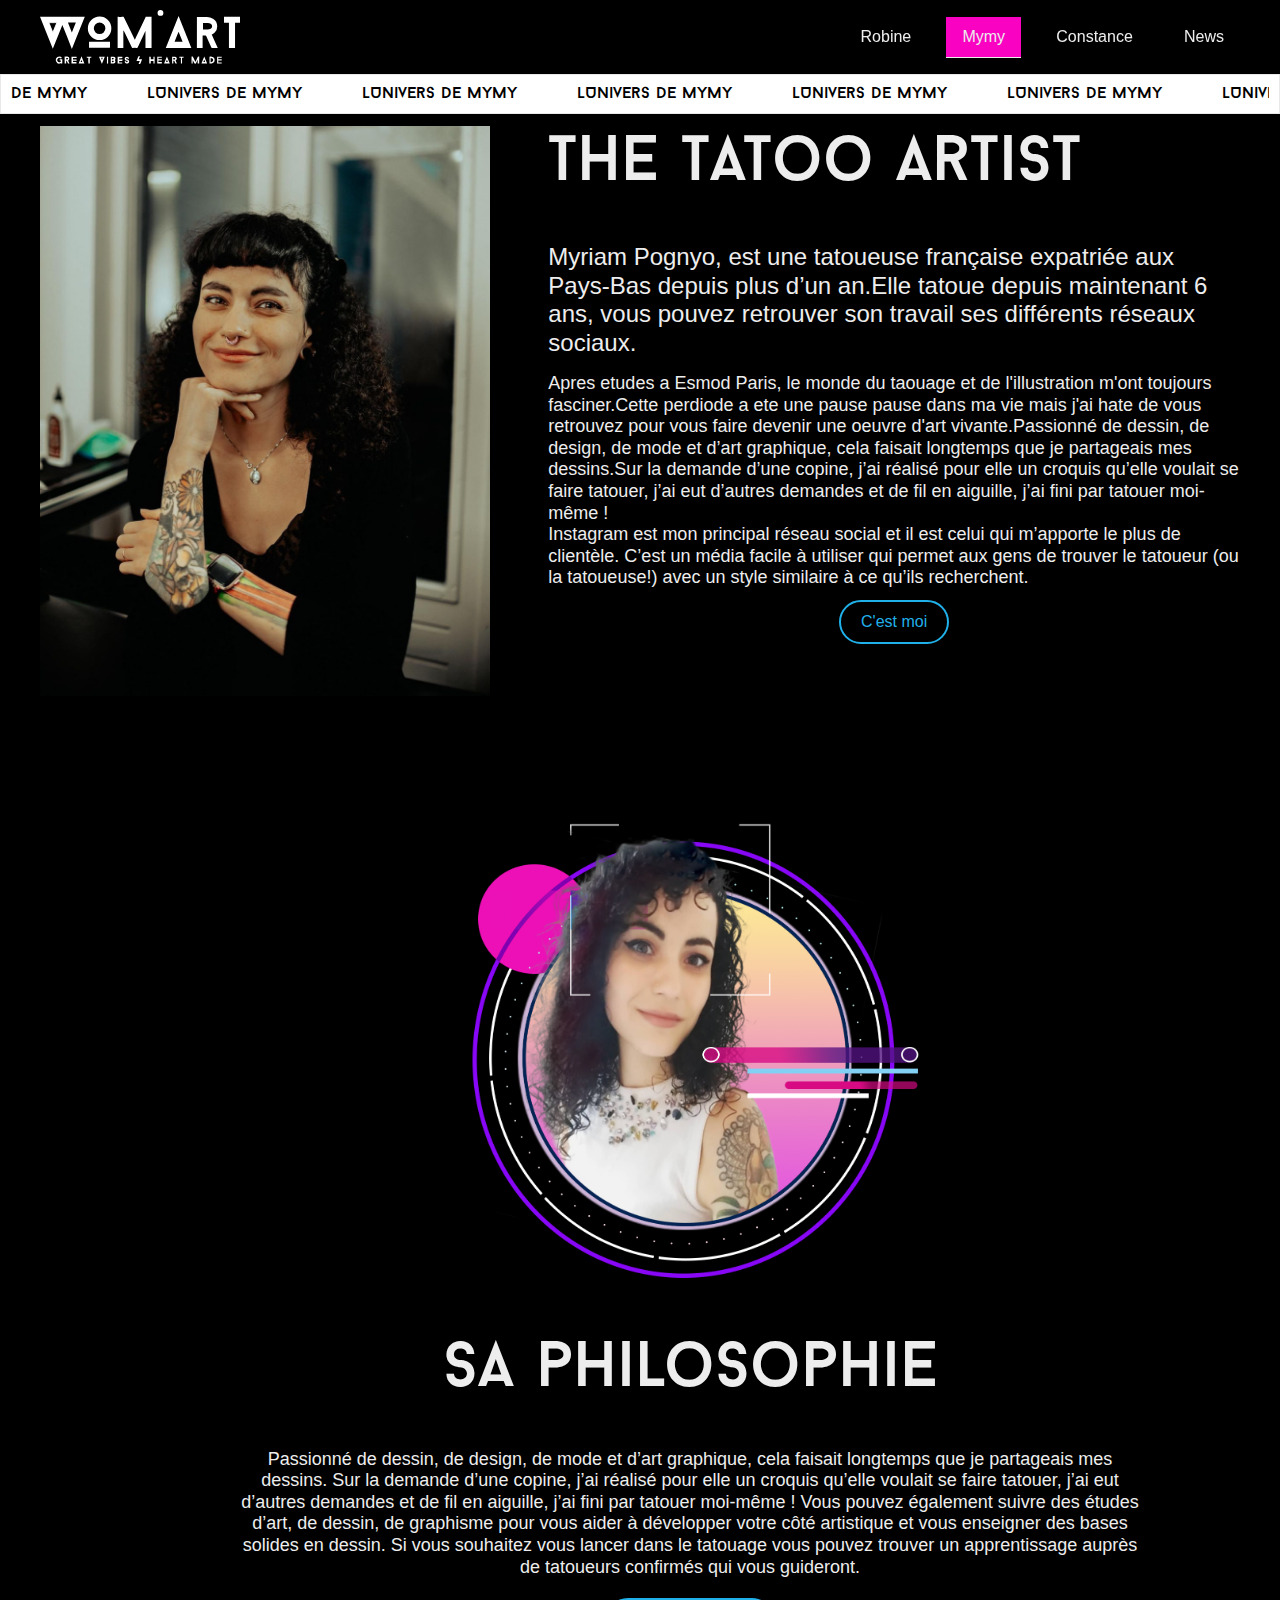
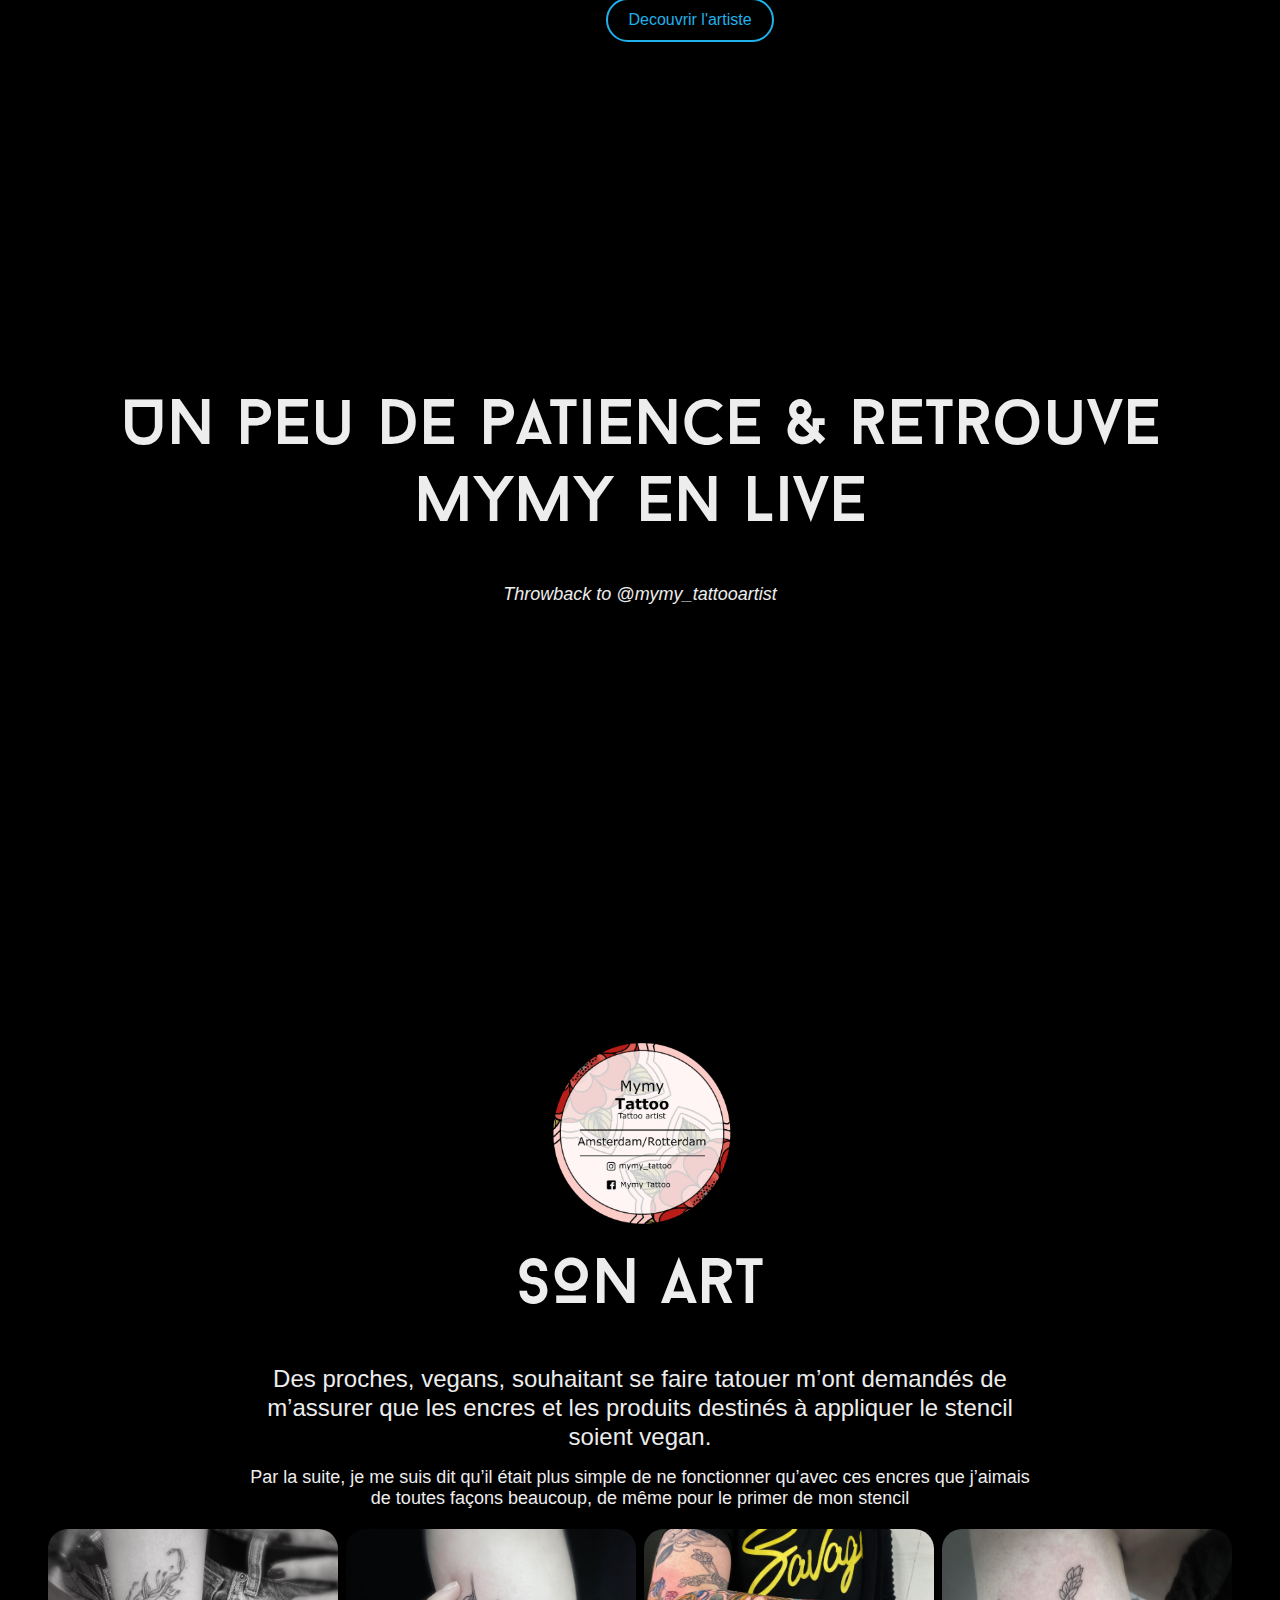
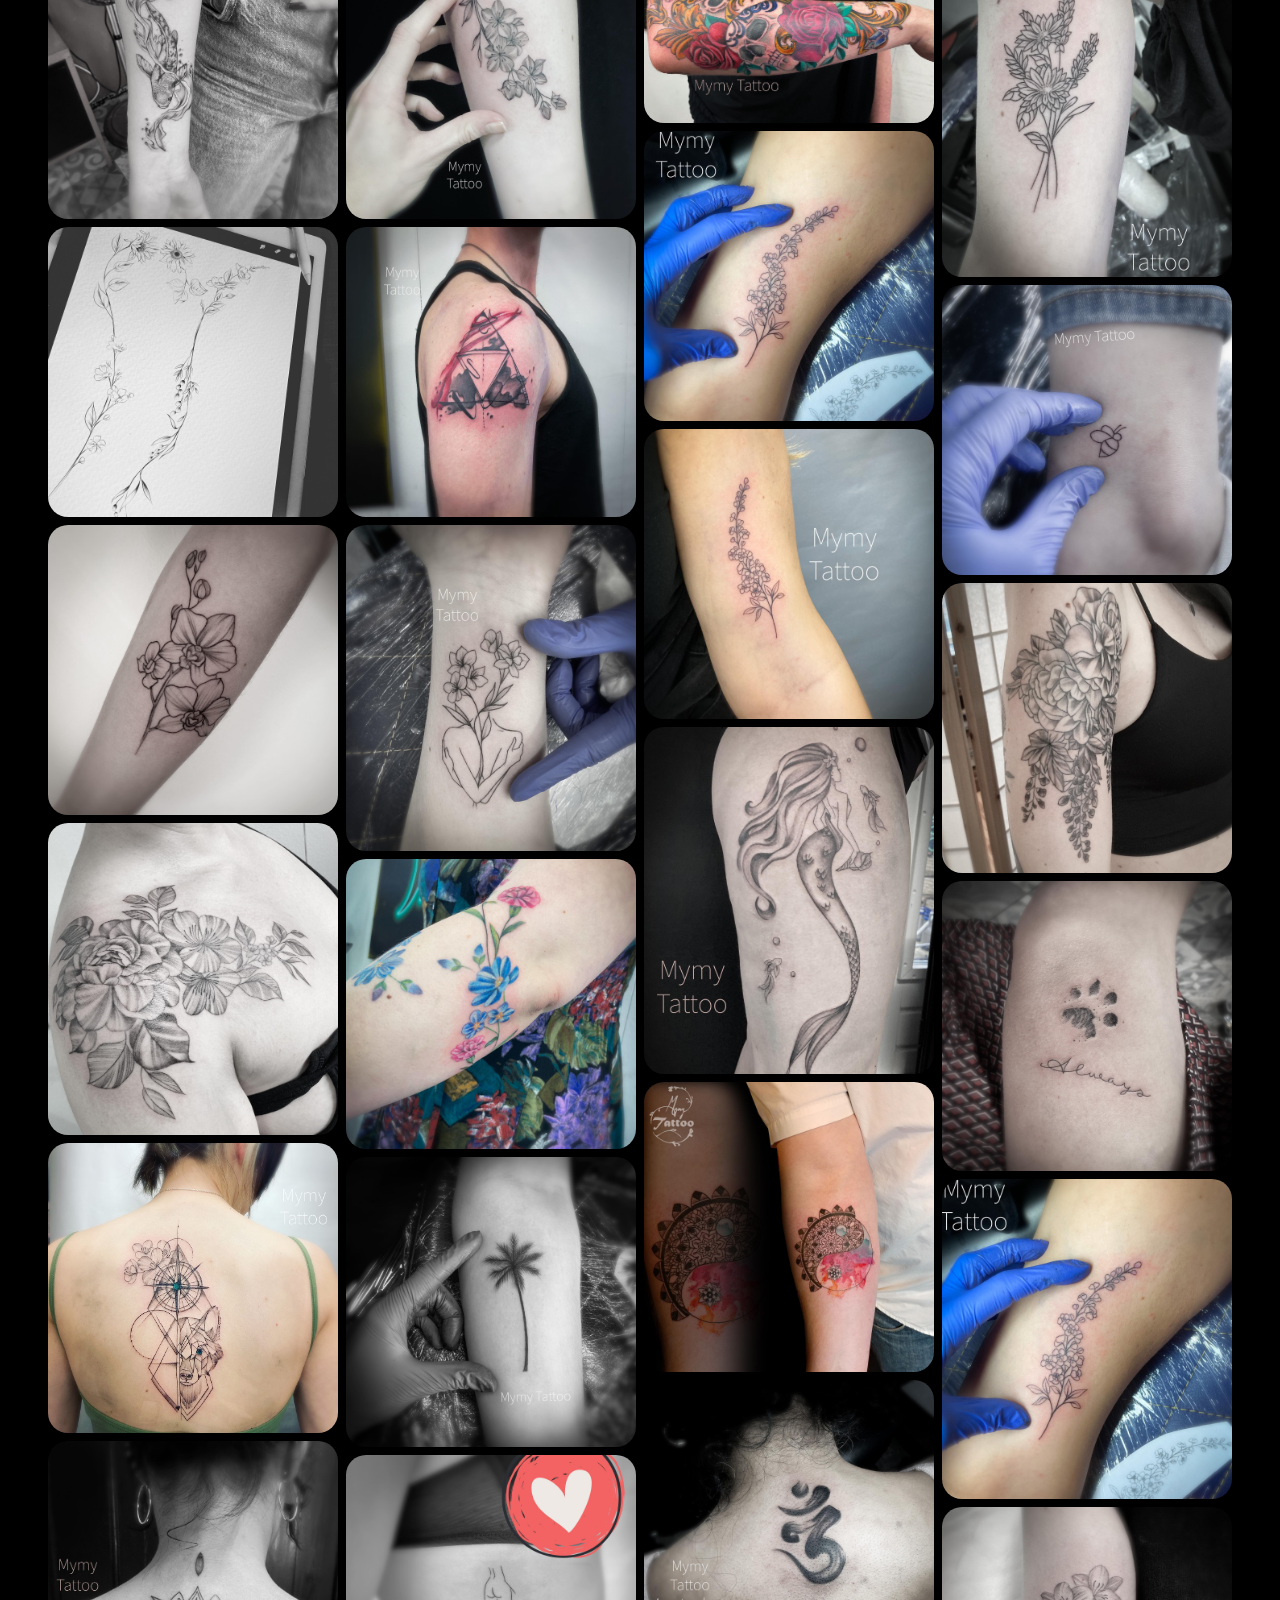
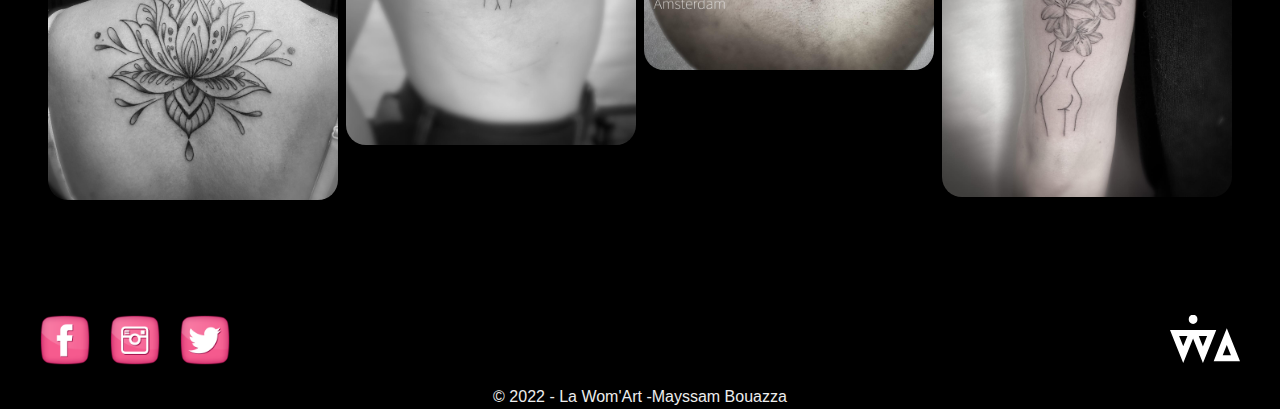
<file: inc/mymy.html>
<!doctype html>
<html>
<head>
<meta charset="UTF-8">
	
	<meta name="viewport" content="width=device-width, initial-scale=1.0">
	
	<title>Womart</title>
	
	<meta name="description" content="le site de la wom'art">	

	<link rel="stylesheet" href="https://pro.fontawesome.com/releases/v5.10.0/css/all.css" integrity="sha384-AYmEC3Yw5cVb3ZcuHtOA93w35dYTsvhLPVnYs9eStHfGJvOvKxVfELGroGkvsg+p" crossorigin="anonymous"/>
	<link rel="preconnect" href="https://fonts.gstatic.com">
	<link href="https://fonts.googleapis.com/css2?family=Lato:wght@400;700&family=Oswald:wght@700&display=swap" rel="stylesheet">
	
	<link rel="shortcut icon" href="img/Asset-5.svg">
    <link rel="stylesheet" href="css/normalize.css">
	<link rel="stylesheet" href="css/style.css">
	

	
</head>

<body onLoad="startScroll()" onUnLoad="stopScroll()">
	<div class="header">
		<div class="wrap">
			<div class="grid">
				<header class="logo col-d-3">
					<a href="index.html" title="Retour à la page d'accueil">
						<img src="img/Asset-4.svg" alt="WomArt" width="200" height="">
					</a>
					
				 </header> 	
				
				<nav class="menu col-d-9">
					<a  href="Robine2.html" title="Go to robine">Robine</a>
					<a class="current" href="mymy.html" title="Go to mymy">Mymy</a>
					<a href="constance.html" title="Go to constance">Constance</a>
					<a href="news.html" title="Go to news">News</a>
				</nav> 
			</div> 
		</div>



<form name="formScroll" >
<p><input type="text" name="textScroll" style="font-family:  Baron Neue" size="60"></p>
</form>
	
	
<main>	


	
	<article id="about" class="wrap  mbl ">
		<div class="grid">
			<div class="offset-t-1 col-t-10 offset-d-0 col-d-5 ">
				<img src="img/mymy-portrait.jpeg" alt="#" width="450"> 
			</div>
			<div class="col-d-7 ">
				<h2 class="txt-light ">The Tatoo Artist</h2>
				<p class="h3-like txt-light">Myriam Pognyo, est une tatoueuse française expatriée aux Pays-Bas depuis plus d’un an.Elle  tatoue depuis maintenant 6 ans, vous pouvez retrouver son travail ses  différents réseaux sociaux.
				</p>  
				<p class="h5-like txt-light ">Apres etudes a Esmod Paris, le monde du taouage et de l'illustration m'ont toujours fasciner.Cette perdiode a ete une pause pause dans ma vie mais j'ai hate de vous retrouvez pour vous faire devenir une oeuvre d'art vivante.Passionné de dessin, de design, de mode et d’art graphique, cela faisait longtemps que je partageais mes dessins.Sur la demande d’une copine, j’ai réalisé pour elle un croquis qu’elle voulait se faire tatouer, j’ai eut d’autres demandes et de fil en aiguille, j’ai fini par tatouer moi-même !<br>
				Instagram est mon principal réseau social et il est celui qui m’apporte le plus de clientèle. C’est un média facile à utiliser qui permet aux gens de trouver le tatoueur (ou la tatoueuse!) avec un style similaire à ce qu’ils recherchent.</p>
				
			  	<div class="txt-center">
					<a class="btn " href="index.html">C'est moi</a> 
				</div> 
			</div>
		</div>
	</article>
	
	<article class="wrap">
		
			
		<div class="offset-d-2 col-d-9 txt-center mbs ">
				<div class="mbs">
					<img src="img/gabarie-banner-round-mymy.-2png" alt="#" width="500" height="500"> 
				</div>
				<h2 class="txt-light">Sa philosophie</h2>
				<p class="h5-like txt-light mbs"> Passionné de dessin, de design, de mode et d’art graphique, cela faisait longtemps que je partageais mes dessins. Sur la demande d’une copine, j’ai réalisé pour elle un croquis qu’elle voulait se faire tatouer, j’ai eut d’autres demandes et de fil en aiguille, j’ai fini par tatouer moi-même !
				Vous pouvez également suivre des études d’art, de dessin, de graphisme pour vous aider à développer votre côté artistique et vous enseigner des bases solides en dessin. 
				Si vous souhaitez vous lancer dans le tatouage vous pouvez trouver un apprentissage auprès de tatoueurs confirmés qui vous guideront.</p>
				
				<a class="btn mbs" href="#">Decouvrir l'artiste</a>
		</div>
	
	</article>
	
 	<article class="bannermymy bg-dark txt-center">
		<div class="overlay">
			<div class="wrap ">
				<h2 class="txt-light">Un peu de patience & retrouve Mymy en Live</h2>
				<p class="txt-light txt-ital h5-like">Throwback to @mymy_tattooartist</p>
				
			 </div>
			</div>
	</article>
	
	
		<article class="wrap bg-dark">
		
			
		<div class="offset-d-2 col-d-8 txt-center ">
				<div class="mbs">
					<img src="img/logo-mymy.png" alt="#" width="200"> 
				</div>
				<h2 class="txt-light">SON art</h2>
			<p class="h3-like txt-light">Des proches, vegans, souhaitant se faire tatouer m’ont demandés de m’assurer que les encres et les produits destinés à appliquer le stencil soient vegan.</p>
				<p class="h5-like txt-light">Par la suite, je me suis dit qu’il était plus simple de ne fonctionner qu’avec ces encres que j’aimais de toutes façons beaucoup, de même pour le primer de mon stencil</p>
		</div>
				
<div class="row"> 
  <div class="column">
    <img src="img/slider-mymy-1.jpg">
    <img src="img/slider-mymy-2.jpg">
    <img src=" img/slider-mymy-3.jpg">
    <img src="img/slider-mymy-4.jpeg">
    <img src="img/slider-mymy-5.jpeg">
    <img src="img/slider-mymy-6.jpeg">
    
  </div>
  <div class="column">
    <img src="img/slider-mymy-8.jpg">
    <img src="img/slider-mymy-9.jpg">
    <img src="img/slider-mymy-10.jpg">
    <img src="img/slider-mymy-11.jpg">
    <img src="img/slider-mymy-12.jpg">
    <img src="img/slider-mymy-13.jpg">
  </div> 
  <div class="column">
    <img src="img/slider-mymy-14.jpg">
    <img src="img/slider-mymy-15.jpg">
    <img src="img/slider-mymy-16.jpg">
    <img src="img/slider-mymy-17.jpg">
    <img src="img/slider-mymy-18.jpg">
    <img src="img/slider-mymy-19.jpg">
    
  </div>
  <div class="column">
    <img src="img/slider-mymy-21.jpg">
    <img src="img/slider-mymy-22.jpg">
    <img src="img/slider-mymy-23.jpg">
    <img src="img/slider-mymy-24.jpg">
    <img src="img/slider-mymy-25.jpg">
    <img src="img/slider-mymy-26.jpg">
  </div>
</div>

	
	</article>	
					
</main>
	<footer >
	
	<div class="wrap">
		<div class="grid">
			<div class="col-t-6">
				<div class="flex rs">
					<a href="index.html">
						<img  src="img/social-picto/Active/Facebook.png" alt="Logo" width="50"  >
					</a>
						  
			        <a href="index.html">
						<img  src="img/social-picto/Active/Instagram.png" alt="Logo"  width="50" >
					</a>
					<a href="index.html">
						<img  src="img/social-picto/Active/Twitter.png" alt="Logo"  width="50" >
					</a>
				</div>
			</div>
			<div class="col-t-6 logo-footer">
				<a href="../Mayssam Bouazza/womart/index.html">
					<img  src="img/Asset-5.svg" alt="Logo" width="70" >
				</a>
			</div>
		</div>
		<p class="txt-center txt-light " >&copy; 2022 - La Wom'Art -Mayssam Bouazza </p>
	</div>	
		
	

</footer>	
		
			<i class="totop fas fa-chevron-circle-up fa-2x"></i> 
	<!-- pour faire le retour haut de page -->

	<i class="btn-menu far fa-bars fa-2x"></i> 
	<!-- https://fontawesome.com/how-to-use/on-the-web/styling/sizing-icons -->
	<script src="https://ajax.googleapis.com/ajax/libs/jquery/3.6.0/jquery.min.js"></script> <!-- lien du cdn https://developers.google.com/speed/libraries#jquery -->

<script src="js/app.js"></script> <!-- lien pour notre dossier il faut créer un dossier js et un fichier app.js -->
		<script LANGUAGE="JavaScript">
<!--
var texte = 'LUnivers DE MYMY';
var msg = '';
//espace entre chaque répétition du texte
var blanc = '          ';
//nombre de répétition du texte, doit être >= 1
var nbTexte = 6;

for(i=0;i<nbTexte;i++)
  msg += texte + blanc;

var timerID = null;
var delaiScroll = 100;

function startScroll() {
  document.formScroll.textScroll.value = msg;
  window.status = msg;
  msg = msg.substring(1, msg.length) + msg.substring(0, 1)
  timerID = setTimeout("startScroll()", delaiScroll);
}

function stopScroll() {
  clearTimeout(timerID);
}
//-->
</script>
		
</body>
			
</html>
</file>
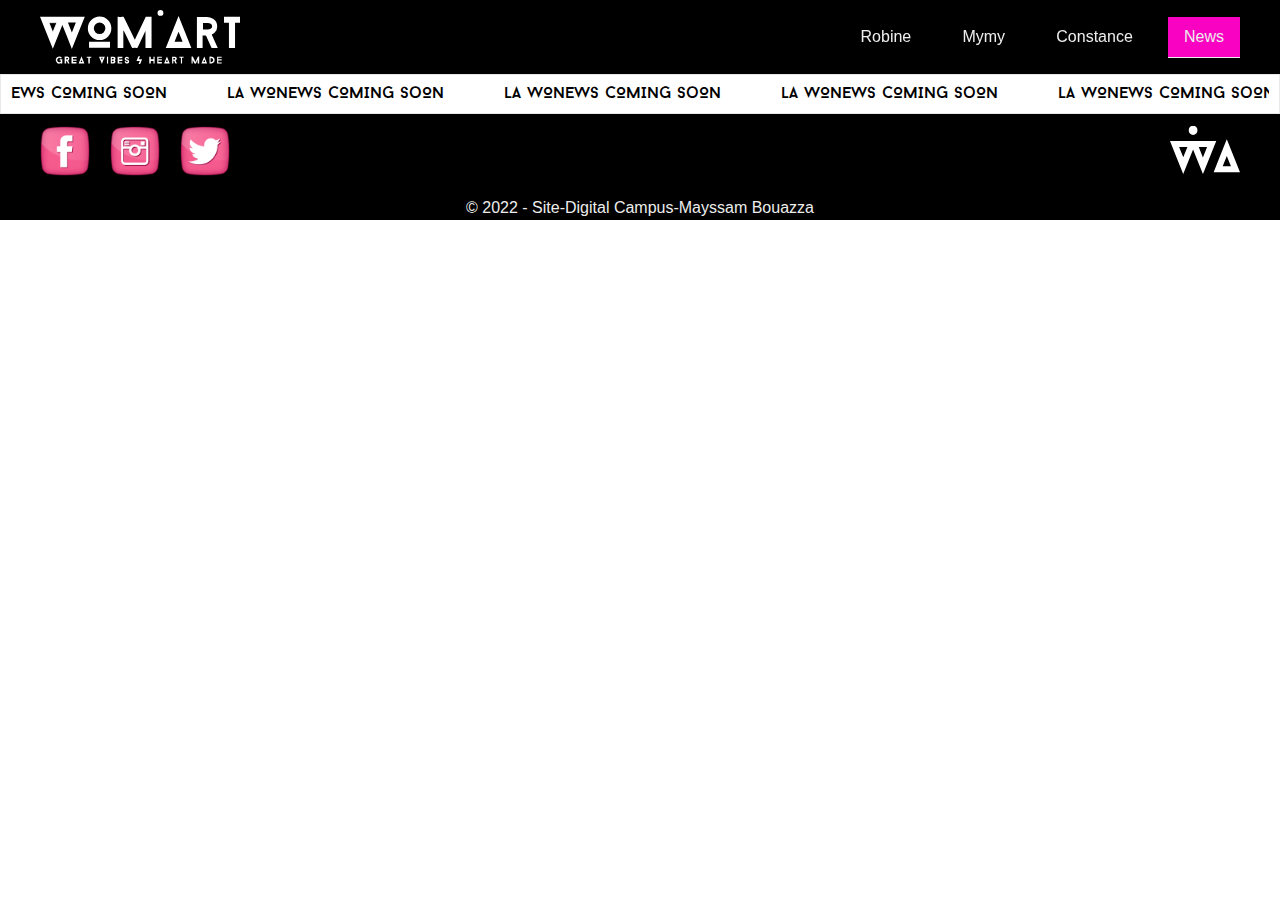
<file: inc/news.html>
<!doctype html>
<html>
<head>
<meta charset="UTF-8">
	
	<meta name="viewport" content="width=device-width, initial-scale=1.0">
	
	<title>Womart</title>
	
	<meta name="description" content="le site de la wom'art">	

	<link rel="stylesheet" href="https://pro.fontawesome.com/releases/v5.10.0/css/all.css" integrity="sha384-AYmEC3Yw5cVb3ZcuHtOA93w35dYTsvhLPVnYs9eStHfGJvOvKxVfELGroGkvsg+p" crossorigin="anonymous"/>
	<link rel="preconnect" href="https://fonts.gstatic.com">
	<link href="https://fonts.googleapis.com/css2?family=Lato:wght@400;700&family=Oswald:wght@700&display=swap" rel="stylesheet">
	
	<link rel="shortcut icon" href="img/Asset-5.svg">
    <link rel="stylesheet" href="css/normalize.css">
	<link rel="stylesheet" href="css/style.css">
	
</head>

<body onLoad="startScroll()" onUnLoad="stopScroll()">
	<div class="header">
		<div class="wrap">
			<div class="grid">
				<header class="logo col-d-3">
					<a href="index.html" title="Retour à la page d'accueil">
						<img src="img/Asset-4.svg" alt="WomArt" width="200" height="">
					</a>
					
				 </header> 	
				
				<nav class="menu col-d-9">
					<a  href="Robine2.html" title="Go to Robine">Robine</a>
					<a href="mymy.html" title="Go to Mymy">Mymy</a>
					<a href="constance.html" title="Go to constance">Constance</a>
					<a class="current" href="news.html" title="Go to news">News</a>
				</nav> 
			</div> 
		</div>


<form name="formScroll" >
<p><input type="text" name="textScroll" style="font-family:  Baron Neue" size="60"></p>
</form>
	
	
<main>	


	
		
					
</main>
	<footer >
	
	<div class="wrap">
		<div class="grid">
			<div class="col-t-6">
				<div class="flex rs">
					<a href="index.html">
						<img  src="img/social-picto/Active/Facebook.png" alt="Logo" width="50"  >
					</a>
						  
			        <a href="index.html">
						<img  src="img/social-picto/Active/Instagram.png" alt="Logo"  width="50" >
					</a>
					<a href="index.html">
						<img  src="img/social-picto/Active/Twitter.png" alt="Logo"  width="50" >
					</a>
				</div>
			</div>
			<div class="col-t-6 logo-footer">
				<a href="../Mayssam Bouazza/womart/index.html">
					<img  src="img/Asset-5.svg" alt="Logo" width="70" >
				</a>
			</div>
		</div>
		<p class="txt-center txt-light " >&copy; 2022 -  Site-Digital Campus-Mayssam Bouazza </p>
	</div>	
		
	

</footer>	
		
			
	<!-- pour faire le retour haut de page -->

	<i class="btn-menu far fa-bars fa-2x"></i> 
	<!-- https://fontawesome.com/how-to-use/on-the-web/styling/sizing-icons -->
	<script src="https://ajax.googleapis.com/ajax/libs/jquery/3.6.0/jquery.min.js"></script> <!-- lien du cdn https://developers.google.com/speed/libraries#jquery -->

<script src="js/app.js"></script> <!-- lien pour notre dossier il faut créer un dossier js et un fichier app.js -->
		<script LANGUAGE="JavaScript">
<!--
var texte = 'LA WONEWS COMING SoOn';
var msg = '';
//espace entre chaque répétition du texte
var blanc = '          ';
//nombre de répétition du texte, doit être >= 1
var nbTexte = 8;

for(i=0;i<nbTexte;i++)
  msg += texte + blanc;

var timerID = null;
var delaiScroll = 100;

function startScroll() {
  document.formScroll.textScroll.value = msg;
  window.status = msg;
  msg = msg.substring(1, msg.length) + msg.substring(0, 1)
  timerID = setTimeout("startScroll()", delaiScroll);
}

function stopScroll() {
  clearTimeout(timerID);
}
//-->
</script>
		
</body>
			
</html>
</file>
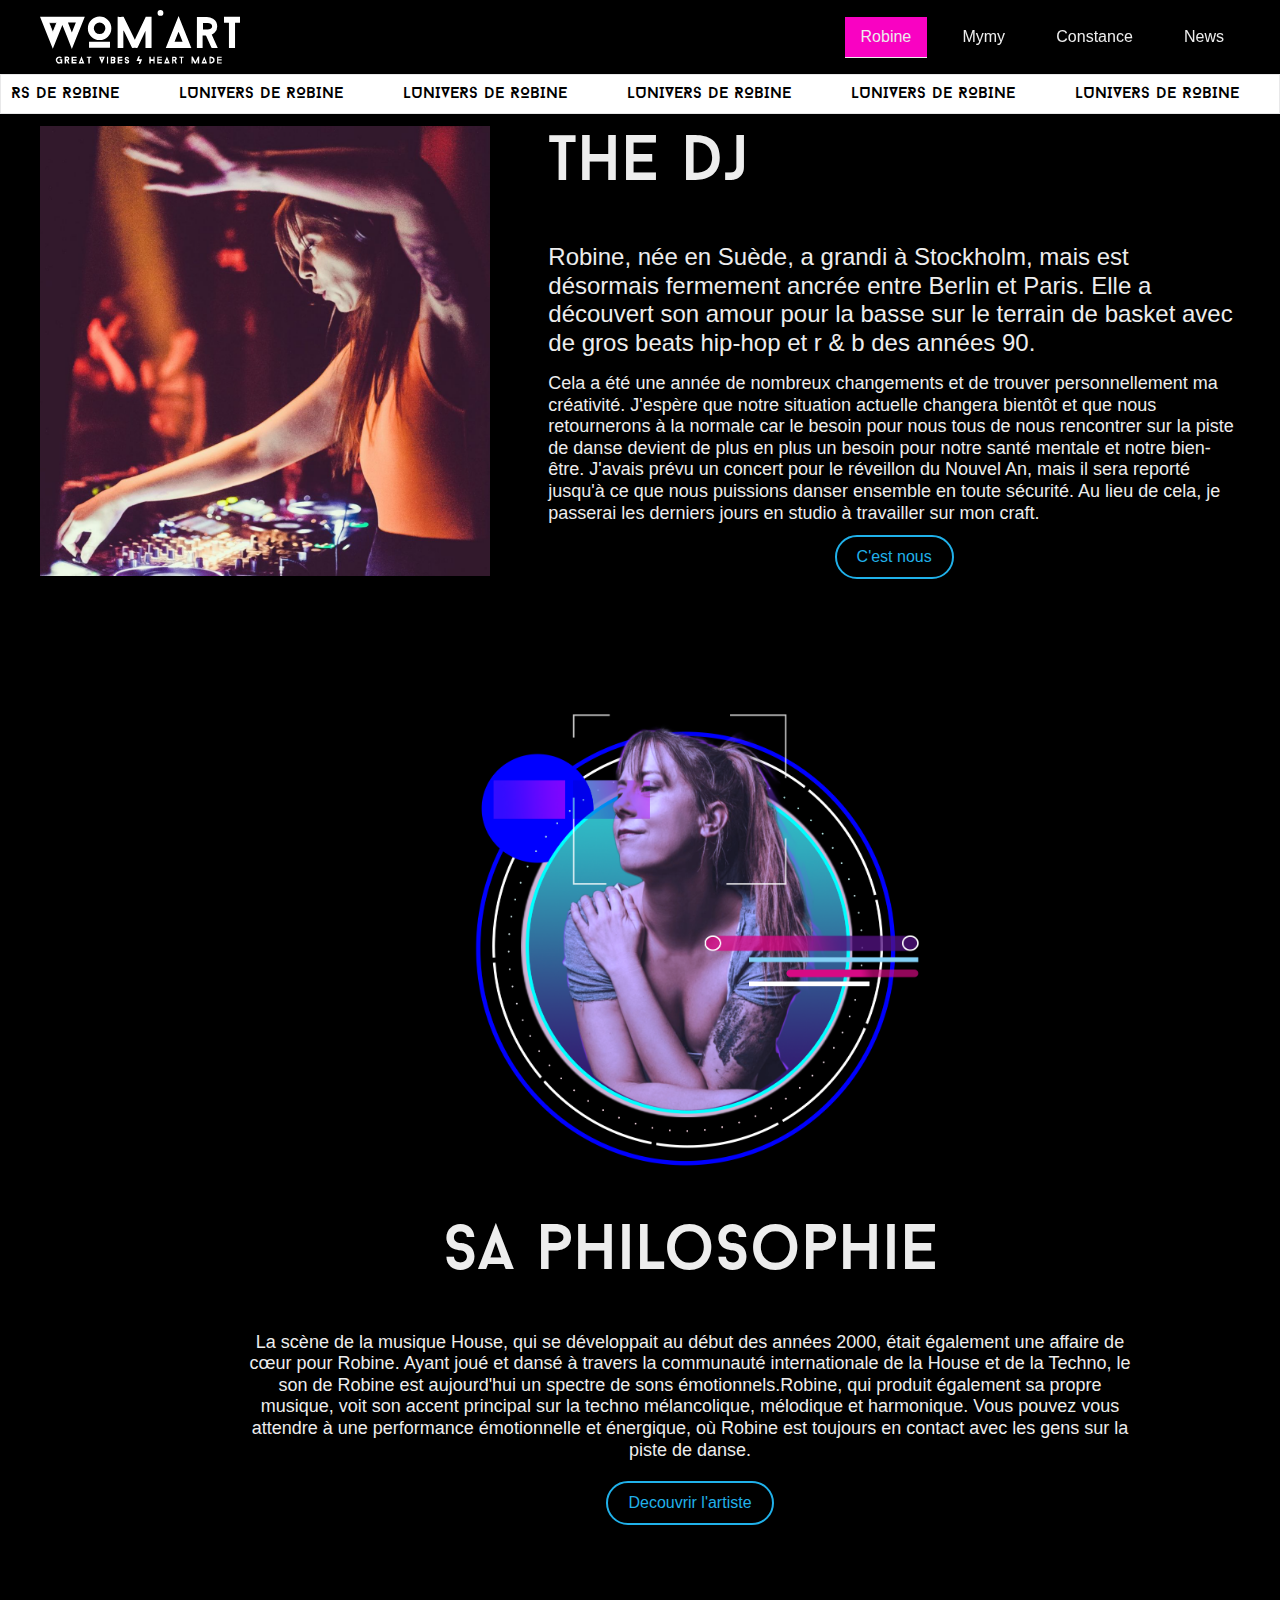
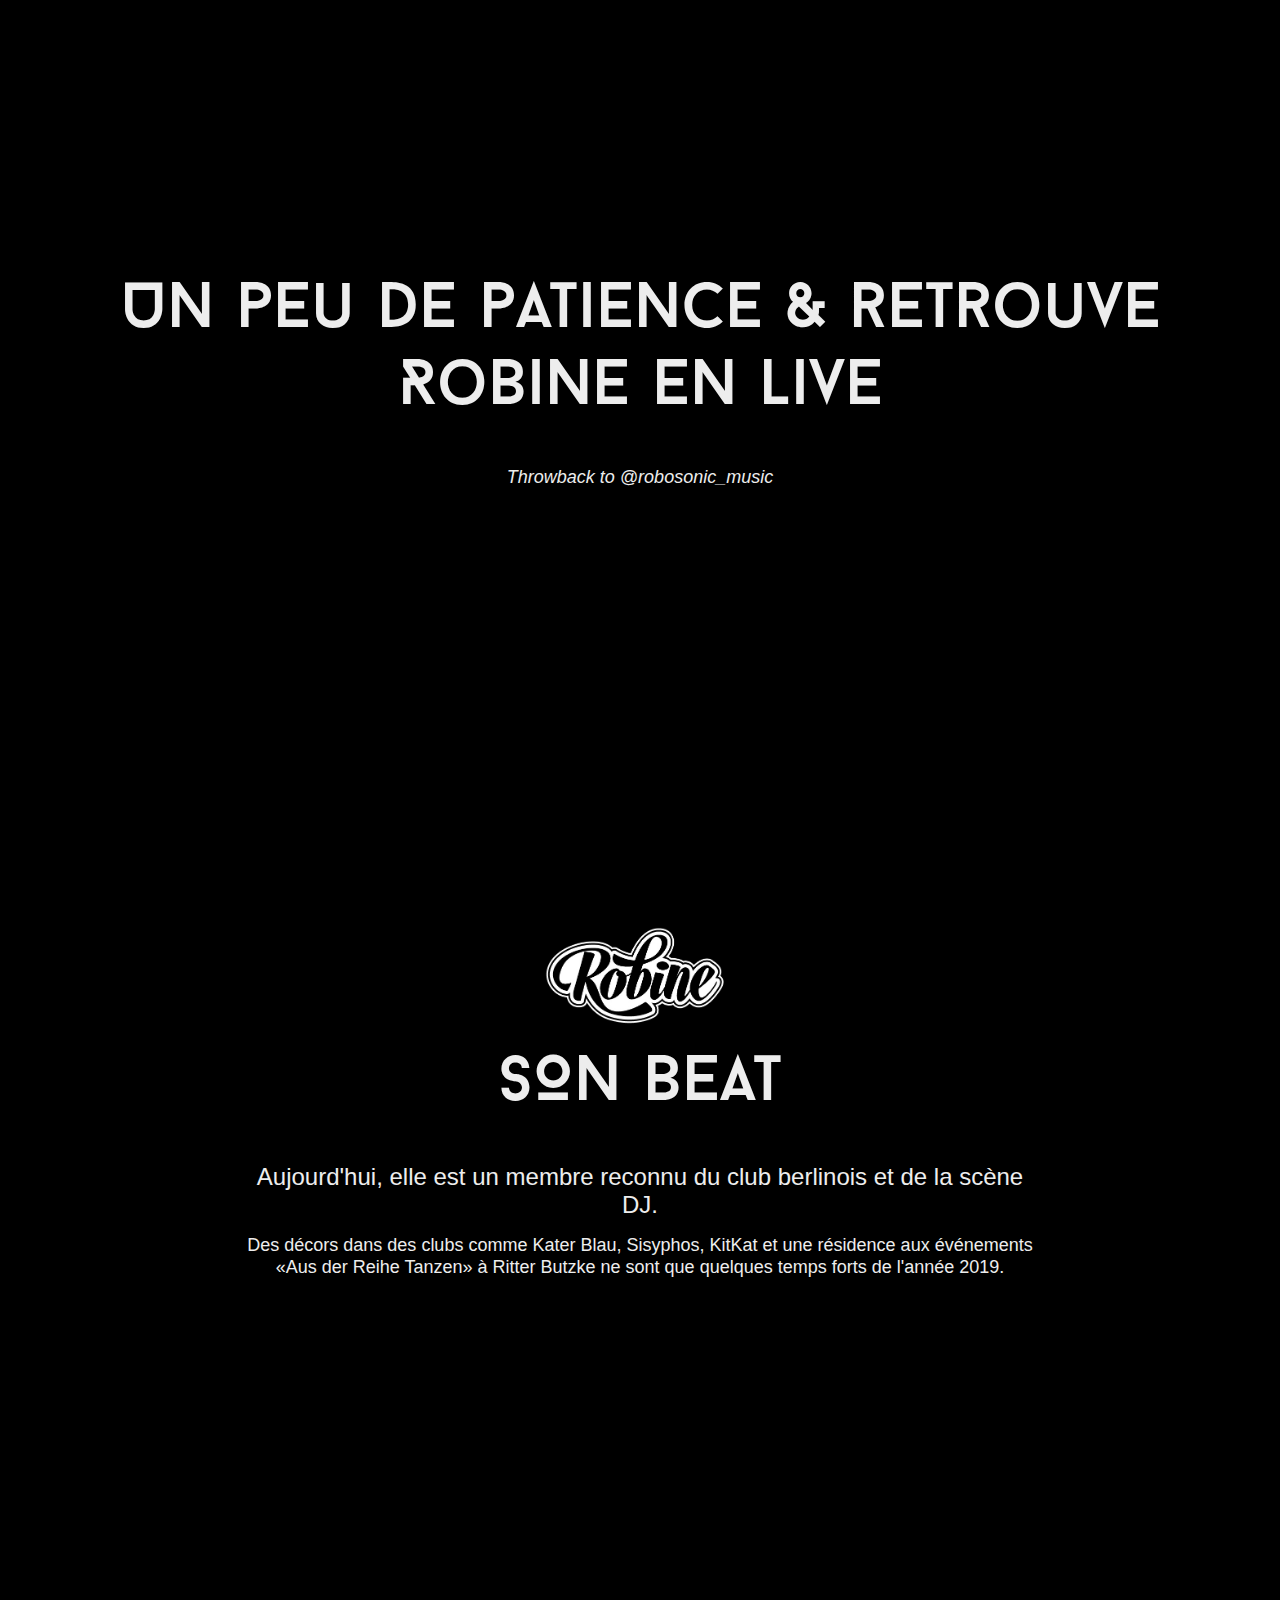
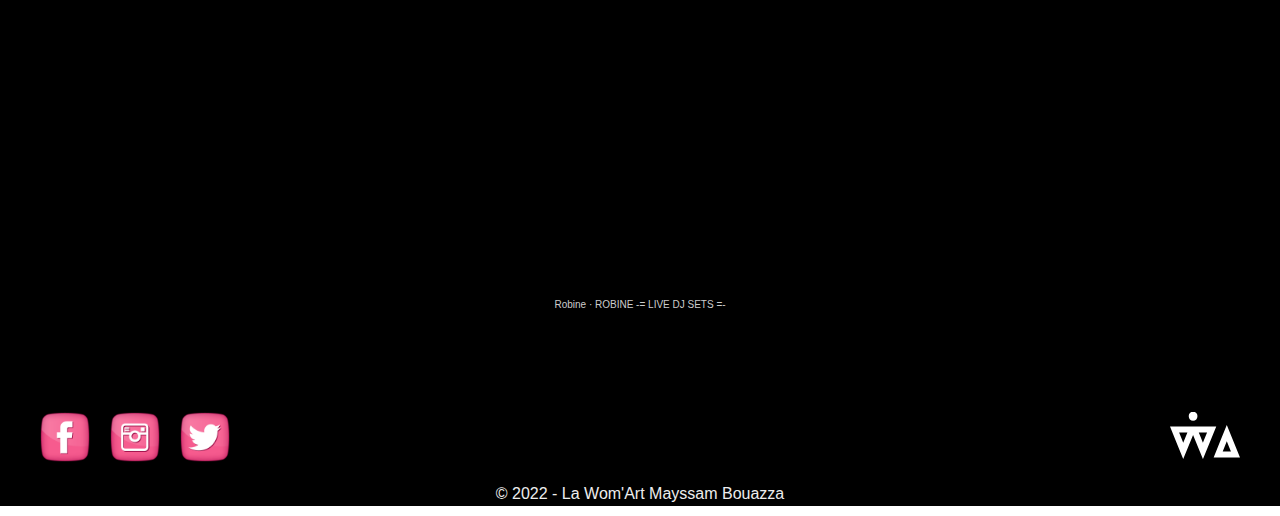
<file: inc/Robine2.html>
<!doctype html>
<html>
<head>
<meta charset="UTF-8">
	
	<meta name="viewport" content="width=device-width, initial-scale=1.0">
	
	<title>Womart</title>
	
	<meta name="description" content="le site de la wom'art">	

	<link rel="stylesheet" href="https://pro.fontawesome.com/releases/v5.10.0/css/all.css" integrity="sha384-AYmEC3Yw5cVb3ZcuHtOA93w35dYTsvhLPVnYs9eStHfGJvOvKxVfELGroGkvsg+p" crossorigin="anonymous"/>
	<link rel="preconnect" href="https://fonts.gstatic.com">
	<link href="https://fonts.googleapis.com/css2?family=Lato:wght@400;700&family=Oswald:wght@700&display=swap" rel="stylesheet">
	
	<link rel="shortcut icon" href="img/Asset-5.svg">
    <link rel="stylesheet" href="css/normalize.css">
	<link rel="stylesheet" href="css/style.css">
	


	
</head>

<body onLoad="startScroll()" onUnLoad="stopScroll()">
	<div class="header">
		<div class="wrap">
			<div class="grid">
				<header class="logo col-d-3">
					<a href="index.html" title="Retour à la page d'accueil">
						<img src="img/Asset-4.svg" alt="WomArt" width="200" height="">
					</a>
					
				 </header> 	
				
				<nav class="menu col-d-9">
					<a class="current" href="Robine2.html" title="Go to Robine">Robine</a>
					<a href="mymy.html" title="Go to Mymy">Mymy</a>
					<a href="constance.html" title="Go to Constance">Constance</a>
					<a href="news.html" title="Go to News">News</a>
				</nav> 
			</div> 
		</div>



<form name="formScroll" >
<p><input type="text" name="textScroll" style="font-family: Baron Neue" size="60"></p>
</form>
	
	
<main>	


	
	<article id="about" class="wrap  mbl ">
		<div class="grid">
			<div class="offset-t-1 col-t-10 offset-d-0 col-d-5 ">
				<img src="img/robine-playing.jpg" alt="#" width="450"> 
			</div>
			<div class="col-d-7 ">
				<h2 class="txt-light ">The Dj</h2>
				<p class="h3-like txt-light">Robine, née en Suède, a grandi à Stockholm, mais est désormais fermement ancrée entre Berlin et Paris. Elle a découvert son amour pour la basse sur le terrain de basket avec de gros beats hip-hop et r & b des années 90.
				</p>  
				<p class="h5-like txt-light ">Cela a été une année de nombreux changements et de trouver personnellement ma créativité. J'espère que notre situation actuelle changera bientôt et que nous retournerons à la normale car le besoin pour nous tous de nous rencontrer sur la piste de danse devient de plus en plus un besoin pour notre santé mentale et notre bien-être. J'avais prévu un concert pour le réveillon du Nouvel An, mais il sera reporté jusqu'à ce que nous puissions danser ensemble en toute sécurité. Au lieu de cela, je passerai les derniers jours en studio à travailler sur mon craft.</p>
				
			  	<div class="txt-center">
					<a class="btn " href="#">C'est nous</a> 
				</div> 
			</div>
		</div>
	</article>
	
	<article class="wrap">
		
			
		<div class="offset-d-2 col-d-9 txt-center ">
				<div class="mbs">
					<img src="img/gabarie-banner-round-robine.png" alt="#" width="500" height="500"> 
				</div>
				<h2 class="txt-light">Sa philosophie</h2>
				<p class="h5-like txt-light mbs"> La scène de la musique House, qui se développait au début des années 2000, était également une affaire de cœur pour Robine. Ayant joué et dansé à travers la communauté internationale de la House et de la Techno, le son de Robine est aujourd'hui un spectre de sons émotionnels.Robine, qui produit également sa propre musique, voit son accent principal sur la techno mélancolique, mélodique et harmonique. Vous pouvez vous attendre à une performance émotionnelle et énergique, où Robine est toujours en contact avec les gens sur la piste de danse.</p>
				
				<a class="btn mbs mbm" href="#">Decouvrir l'artiste</a>
		</div>
	
	</article>
	
 	<article class="banner mbs bg-dark txt-center ">
		<div class="overlay">
			<div class="wrap ">
				<h2 class="txt-light">Un peu de patience & retrouve Robine en Live</h2>
				<p class="txt-light txt-ital h5-like">Throwback to @robosonic_music</p>
				
			 </div>
			</div>
	</article>
	
	
		<article class="wrap bg-dark">
		
			
		<div class="offset-d-2 col-d-8 txt-center ">
				<div class="mbs">
					<img src="img/logo_robine.jpg" alt="#" width="200"> 
				</div>
				<h2 class="txt-light">SON Beat</h2>
			<p class="h3-like txt-light">Aujourd'hui, elle est un membre reconnu du club berlinois et de la scène DJ.</p>
				<p class="h5-like txt-light">
					 
					Des décors dans des clubs comme Kater Blau, Sisyphos, KitKat et une résidence aux événements <br> «Aus der Reihe Tanzen» à Ritter Butzke ne sont que quelques temps forts de l'année 2019.</p>
				
					<iframe width="95%" height="600" scrolling="no" frameborder="no"  src="https://w.soundcloud.com/player/?url=https%3A//api.soundcloud.com/playlists/619531308&color=%23ff00f5&auto_play=false&hide_related=false&show_comments=true&show_user=true&show_reposts=false&show_teaser=true&visual=true"></iframe>
					<div style="font-size: 10px; color: #cccccc;line-break: anywhere;word-break: normal;overflow: hidden;white-space: nowrap;text-overflow: ellipsis; font-family: Interstate,Lucida Grande,Lucida Sans Unicode,Lucida Sans,Garuda,Verdana,Tahoma,sans-serif;font-weight: 100;"><a href="https://soundcloud.com/robinedj" title="Robine" target="_blank" style="color: #cccccc; text-decoration: none;">Robine</a> · <a href="https://soundcloud.com/robinedj/sets/gigs" title="ROBINE -= LIVE DJ SETS =-" target="_blank" style="color: #cccccc; text-decoration: none;">ROBINE -= LIVE DJ SETS =-</a>
			</div>
		</div>
	
	</article>	
					
</main>
	<footer >
	
	<div class="wrap">
		<div class="grid">
			<div class="col-t-6">
				<div class="flex rs">
					<a href="index.html">
						<img  src="img/social-picto/Active/Facebook.png" alt="Logo" width="50"  >
					</a>
						  
			        <a href="index.html">
						<img  src="img/social-picto/Active/Instagram.png" alt="Logo"  width="50" >
					</a>
					<a href="index.html">
						<img  src="img/social-picto/Active/Twitter.png" alt="Logo"  width="50" >
					</a>
				</div>
			</div>
			<div class="col-t-6 logo-footer">
				<a href="../Mayssam Bouazza/womart/index.html">
					<img  src="img/Asset-5.svg" alt="Logo" width="70" >
				</a>
			</div>
		</div>
		<p class="txt-center txt-light " >&copy; 2022 - La Wom'Art Mayssam Bouazza </p>
	</div>	
		
	

</footer>	
		
	<i class="totop fas fa-chevron-circle-up fa-2x"></i> 
	<!-- pour faire le retour haut de page -->

	<i class="btn-menu far fa-bars fa-2x"></i> 
	<!-- https://fontawesome.com/how-to-use/on-the-web/styling/sizing-icons -->
	<script src="https://ajax.googleapis.com/ajax/libs/jquery/3.6.0/jquery.min.js"></script> <!-- lien du cdn https://developers.google.com/speed/libraries#jquery -->

<script src="js/app.js"></script> <!-- lien pour notre dossier il faut créer un dossier js et un fichier app.js -->
		<script LANGUAGE="JavaScript">
<!--
var texte = 'LUNIVERS DE ROBINE' ; 
var msg = '';
//espace entre chaque répétition du texte
var blanc = '          ';
//nombre de répétition du texte, doit être >= 1
var nbTexte = 6;

for(i=0;i<nbTexte;i++)
  msg += texte + blanc;

var timerID = null;
var delaiScroll = 100;

function startScroll() {
  document.formScroll.textScroll.value = msg;
  window.status = msg;
  msg = msg.substring(1, msg.length) + msg.substring(0, 1)
  timerID = setTimeout("startScroll()", delaiScroll);
}

function stopScroll() {
  clearTimeout(timerID);
}
//-->
</script>
			
</body>
			
</html>
</file>
<file: inc/css/style.css>
/* 
	Author : Bouazza Mayssam
	Date   : 17/05/2021
	Version : 1.0.0
*/
@font-face {font-family: 'Baron Neue';src: url( " ../font/Baron Neue.otf");}
@font-face{font-family: "Interstate Cond Mono Bold.ttf";src: url("font/Interstate Cond Mono Bold.ttf"); }
@font-face{ font-family: "Interstate Cond Mono.ttf";src: url("font/Interstate Cond Mono.ttf");}
/*---------------------------------------------------------------*/
/* GLOBAL */
/*---------------------------------------------------------------*/
html {
	font-size: 100%; /* pour adapter la taille de tout ce qui est en em d'un coup */
}
*, *:before, *:after {
	box-sizing: border-box; 
}
body {
	font-family: 'Interstate Cond Mono', sans-serif;
	font-size: 1em; /*1em = 16px*/
	color: #333; 
	line-height: 1.5; 
	background-color: #fff; 
	-webkit-font-smoothing: antialiased;
}

input, label, select {
    display: block;
    font-family: "",sans-serif;
    font-size: 1em;
	font-color:white; 
	
}
@keyframes slidy {
  0% {
    left: 0%;
  }
  20% {
    left: 0%;
  }
  25% {
    left: -100%;
  }
  45% {
    left: -100%;
  }
  50% {
    left: -200%;
  }
  70% {
    left: -200%;
  }
  75% {
    left: -300%;
  }
  95% {
    left: -300%;
  }
  100% {
    left: -400%;
  }
}


div#slider {
  overflow: hidden;
}
div#slider figure img {
  width: 20%;
  float: left;
}
div#slider figure {
  position: relative;
  width: 500%;
  height: 200%; 
  margin: 0;
  left: 0;
  text-align: left;
  font-size: 0;
  animation: 32s slidy infinite;
}

.container{
  width:100%;
  height:500px;
  overflow:hidden;
}
.img {
  width:100%;
}


@keyframes scroller {
	0% {
		top: 7px;
		opacity: 1;
	}
	50% {
		top: 25px;
		opacity: 0.5;
	}
	100% {
		top: 7px;
	}
}








/* Typography */
/*----------------------------*/
h1, .h1-like, 
h2, .h2-like,
h3, .h3-like,
h4, .h4-like,
h5, .h5-like,
h6, .h6-like { 
	font-weight: 300; 
	color: #1c1f26;
	line-height: 1.2;
	margin: 0 0 0.625em 0;
}
h1, .h1-like {
	font-size: 2em;
	
	
}
h2, .h2-like {
	font-size: 1.70em;
	font-family: "Baron Neue";
}
h3, .h3-like {
	font-size: 1.5em;
}
h4, .h4-like {
	font-size: 1.25em;
}
h5, .h5-like {
	font-size: 1.125em;
}
h6, .h6-like {
	font-style: italic;
	font-size: 1em;
}
/* Links */
/*----------------------------*/
a {
	color: #20b1ea;
	-webkit-transition: all 0.25s ease-in-out;
	transition: all 0.25s ease-in-out;
}
a:hover { 
	text-decoration: none; 
}

/* Others */
/*----------------------------*/
p {
	margin: 0 0 0.625em 0;
}
figure {
	margin: 0;
	
}
iframe {
	border:none;
	
}
img,
video {
	max-width: 100%; /* pour des img responsives */
	height: auto;
	vertical-align: bottom;
}
audio {
	max-width: 600px; /* personnaliser la taille de votre player audio */
	width: 100%;
}
strong, em {
	color: #000;
}

/* Forms */
/* -----------------------------------------------------*/
form ul {
	margin: 0;
	padding: 0;
	list-style-type: none;
}
input,
label,
select {
    display: block;
    font-family: "HelveticaNeue-Light","Helvetica Neue Light","Helvetica Neue",Helvetica,Arial,"Lucida Grande",sans-serif;
    font-size: 1em;
}

label {
    margin-bottom: .35938em;
    font-weight: 700;
    cursor: pointer;
}

label.required:after {
    content: " *";
}


textarea,
input[type="email"],
input[type="number"],
input[type="password"],
input[type="search"],
input[type="tel"],
input[type="text"],
input[type="url"],
input[type="color"],
input[type="date"],
input[type="datetime"],
input[type="datetime-local"],
input[type="month"],
input[type="time"],
input[type="week"],
select[multiple="multiple"] {
    box-sizing: border-box;
    width: 100%;
    margin-bottom: .71875em;
    padding: .625em;
    border: 1px solid #e8e8e9;
    border-radius: 0;
    font-family: "HelveticaNeue-Light","Helvetica Neue Light","Helvetica Neue",Helvetica,Arial,"Lucida Grande",sans-serif;
    font-size: 1em;
    background-color: #fff;
    box-shadow: none;
    -webkit-transition: all .3s ease-in-out;
	transition: all .3s ease-in-out;
}

textarea:hover,
input[type="email"]:hover,
input[type="number"]:hover,
input[type="password"]:hover,
input[type="search"]:hover,
input[type="tel"]:hover,
input[type="text"]:hover,
input[type="url"]:hover,
input[type="color"]:hover,
input[type="date"]:hover,
input[type="datetime"]:hover,
input[type="datetime-local"]:hover,
input[type="month"]:hover,
input[type="time"]:hover,
input[type="week"]:hover,
select[multiple="multiple"]:hover {
    border-color: #ceced0;
}

textarea:focus,
input[type="email"]:focus,
input[type="number"]:focus,
input[type="password"]:focus,
input[type="search"]:focus,
input[type="tel"]:focus,
input[type="text"]:focus,
input[type="url"]:focus,
input[type="color"]:focus,
input[type="date"]:focus,
input[type="datetime"]:focus,
input[type="datetime-local"]:focus,
input[type="month"]:focus,
input[type="time"]:focus,
input[type="week"]:focus,
select[multiple="multiple"]:focus {
    border-color: #5f88d3;
    outline: none;
    box-shadow: 0 0 5px rgba(95, 136, 211, 0.7);
}

textarea {
    resize: vertical;
}

input[type="checkbox"],
input[type="radio"] {
    display: inline;
    margin-right: .71875em;
}

input[type="file"] {
    width: 100%;
    margin-bottom: .71875em;
    padding-bottom: .23958em;
}
input[type="submit"] {
   cursor: pointer;
}
select {
    width: auto;
    margin-bottom: .71875em;
    max-width: 100%;
}

fieldset {
    margin: 0 0 .71875em 0;
    padding: 1.4375em;
    border: 1px solid #e8e8e9;
    border-radius: 0;
    background: #fafafa;
}

::-webkit-input-placeholder {
    color: #c8c9ca;
}

:-moz-placeholder {
    color: #c8c9ca;
}

::-moz-placeholder {
    color: #c8c9ca;
}

:-ms-input-placeholder {
    color: #c8c9ca;
}
/*input[id="nom"], input[id="prenom"] {
    display: inline-block;
    width: 75%;
}
 label[for="nom"], label[for="prenom"] {
    display: inline-block;
    width: 20%;
}*/

/* table */
/*---------------------------*/
table {
	width: 100%;
	margin: 0.625em 0;
	table-layout: fixed;
	border-collapse: collapse;
}
tr,
td,
th {
	vertical-align: middle;
}
thead th {
	padding: 0.625em 0;
	border-bottom: 2px solid #c1c1c4;
	text-align: left;
	font-weight: 700;
}
tbody td {
	padding: 0.625em;
	border-bottom: 1px solid #c1c1c4;
}
tbody tr:nth-child(even) {
	background: #E7E7E7;
}

/* iframe */
/*----------------------------*/
.box-iframe {
	position: relative;
	height: 0;
	padding-bottom: 56.2%; /*ratio 16/9*/
}
.box-iframe iframe{
	position: absolute;
	top: 0;
	left: 0;
	width: 100%;
	height: 100%;
	border:none;
}
/* buttons */
/*----------------------------*/
.btn {
	display: inline-block;
	padding: 0 1.25em;
	line-height: 2.5;
	background-color: transparent;
	color: #20b1ea;
	font-weight: 300;
	text-decoration: none;
	border:2px solid;
	border-radius: 2em;
}
.btn:hover {
	border-color: #20b1ea;
	background-color: #20b1ea;
	color: #fff;
}
.btn--small {
	font-size: 0.75em;
}
.btn--large {
	font-size: 1.5em;
}
.btn--secondary {
	background-color: #d2d2d2;
	color: #666;
}
.btn--secondary:hover {
	background-color: #666;
	color: #d2d2d2;
}
/* helpers */
/*----------------------------*/
.img-left {
	float: left;
	margin-right: 10px;
}
.img-right {
	float: right;
	margin-left: 10px;
}

.clear { /* permet de stopper le débordement des floats
			à placer après un élément sur lequel on veut qu'il redescende */
	clear: both; 
}
.overflow { /* permet de stoper le débordement des float
			à palcer sur l'élément parent des éléments qui flottent */
	overflow: hidden;
}

.flex {
	display: flex;
}

.bg-white {
	background-color: white;
	padding: 20px;
}

.bg-light {
	background-color: #eaeaea;
	padding: 20px;
}
.bg-medium {
	background-color: #c6c6c6;
	padding: 20px;
}
.bg-dark {
	background-color: #000;
	padding: 100px 0;
}

.card {
	display: block;
	text-decoration: none;
	background-color: #eaeaea;
	padding: 10px;
	border:1px solid #ddd;
}


.ul-clean {
	padding-left: 0;
    margin-top: 0;
    margin-bottom: 0;
    list-style-type: none;
}
.v-top {
	vertical-align: top
}
.v-bottom {
	vertical-align: bottom
}
.v-middle {
	vertical-align: middle;
}

.txt-light {
	color: #ededed;
}
.txt-medium {
	color: #ddd;
}
.txt-dark {
	color: #1c1f26;
}

.txt-left {
	text-align: left;
}
.txt-center {
	text-align: center;
}
.txt-right {
	text-align: right;
}

.txt-ital {
	font-style: italic;
}

.m-auto {
	margin-left: auto;
	margin-right: auto;
}

.no-underline {
	text-decoration: none;
}

.round-img {
	border-radius: 50%;
}

.border-small-dark {
	border: 4px solid #65499c;
}

.justify-center {
	justify-content: center;
}
/*
m = margin
a, t, b = all, top, bottom
n, s, m, l = none, small, medium, large
*/

.man {
	margin: 0;
}
.mas {
	margin: 20px;
}
.mam {
	margin: 40px;
}
.mal {
	margin: 100px;
}


.mtn {
	margin-top: 0;
}
.mts {
	margin-top: 20px;
}
.mtm {
	margin-top: 40px;
}
.mtl {
	margin-top: 100px;
}


.mbn {
	margin-bottom: 0;
}
.mbs {
	margin-bottom: 20px;
}
.mbm {
	margin-bottom: 40px;
}
.mbl {
	margin-bottom: 100px;
}
/* CSS GRID */
/*----------------------------*/
/*
Flex container = grid
Flex items     = les enfants DIRECTS de grid recevront le display flex

Utilisation de la grille
1- j'ai besoin d'un container pour les colonnes = .grid
2- Je pose des classes de tailles col-XXX surr les éléments enfant de grid (donc les colonnes)
	ex : section.grid > enfants article.col-6
	==> si j'ai un titre entre les 2, je met un col-12 sur le titre 
		pour pousser les articles
3- je ne met JAMAIS JAMAIS JAMAIS un wrap et un grid sur le même élément html
	==> car wrap et grid ont tous les deux des margin ( auto et negatif) 
4- Si j'ai besoin d'un fond de couleur sur un élément html qui porte une classe col-xxx
	je rajoute une div à l'intérieur qui recevra le fond de couleur (sinon nous perdons les gouttières)
5- pour faire des grilles dans des grilles
	==> je remet un grid sur le parent des autres élément col-xxx
	ex : div.grid > main.col-8 + aside.col-4
			==> main.col-8 > article.grid > div.col-6 + div.col-6
6- on ne mettra jamais JAMAIS un col-x sur une img ==> sinon elle se fait strecher 
	(à cause de align-item strech par défaut sur le flex)
*/
.grid {
	display: flex;
	flex-wrap: wrap; /* retour à la ligne des flex items en fonction de leur tailles*/
	margin-right: -10px;
	margin-left: -10px;
}

[class*="col-"] {
	width: 100%;
}

.grid [class*="col-"] {
	padding-left: 10px;
	padding-right: 10px;
}

/* GRILLE CSS MOBILE FIRST */
.col-m-1 { 
	width: 8.333%;
}
.col-m-2 { 
	width: 16.667%;
}
.col-m-3 { 
	width: 25%;
}
.col-m-4 { 
	width: 33.333%;
}
.col-m-5 { 
	width: 41.667%;
}
.col-m-6 { 
	width: 50%;
}
.col-m-7 { 
	width: 58.333%;
}
.col-m-8 { 
	width: 66.667%;
}
.col-m-9 { 
	width: 75%;
}
.col-m-10 { 
	width: 83.333%;
}
.col-m-11 { 
	width: 91.667%;
}
.col-m-12 { 
	width: 100%;
}




.offset-m-0 { 
	margin-left: 0;
}
.offset-m-1 { 
	margin-left: 8.333%;
}
.offset-m-2 { 
	margin-left: 16.667%;
}
.offset-m-3 { 
	margin-left: 25%;
}
.offset-m-4 { 
	margin-left: 33.333%;
}
.offset-m-5 { 
	margin-left: 41.667%;
}
.offset-m-6 { 
	margin-left: 50%;
}
.offset-m-7 { 
	margin-left: 58.333%;
}
.offset-m-8 { 
	margin-left: 66.667%;
}
.offset-m-9 { 
	margin-left: 75%;
}
.offset-m-10 { 
	margin-left: 83.333%;
}
.offset-m-11 { 
	margin-left: 91.667%;
}
.offset-m-12 { 
	margin-left: 100%;
}

.order-m-1 {
	order: 1;
}
.order-m-2 {
	order: 2;
}
.order-m-3 {
	order: 3;
}
.order-m-4 {
	order: 4;
}
.order-m-5 {
	order: 5;
}
.order-m-6 {
	order: 6;
}
.order-m-7 {
	order: 7;
}
.order-m-8 {
	order: 8;
}
.order-m-9 {
	order: 9;
}
.order-m-10 {
	order: 10;
}
.order-m-11 {
	order: 11;
}
.order-m-12 {
	order: 12;
}
/* Tablet view */
/*------------------------*/
@media (min-width: 481px) {
	.col-t-1 { 
		width: 8.333%;
	}
	.col-t-2 { 
		width: 16.667%;
	}
	.col-t-3 { 
		width: 25%;
	}
	.col-t-4 { 
		width: 33.333%;
	}
	.col-t-5 { 
		width: 41.667%;
	}
	.col-t-6 { 
		width: 50%;
	}
	.col-t-7 { 
		width: 58.333%;
	}
	.col-t-8 { 
		width: 66.667%;
	}
	.col-t-9 { 
		width: 75%;
	}
	.col-t-10 { 
		width: 83.333%;
	}
	.col-t-11 { 
		width: 91.667%;
	}
	.col-t-12 { 
		width: 100%;
	}


	.offset-t-0 { 
		margin-left: 0;
	}
	.offset-t-1 { 
		margin-left: 8.333%;
	}
	.offset-t-2 { 
		margin-left: 16.667%;
	}
	.offset-t-3 { 
		margin-left: 25%;
	}
	.offset-t-4 { 
		margin-left: 33.333%;
	}
	.offset-t-5 { 
		margin-left: 41.667%;
	}
	.offset-t-6 { 
		margin-left: 50%;
	}
	.offset-t-7 { 
		margin-left: 58.333%;
	}
	.offset-t-8 { 
		margin-left: 66.667%;
	}
	.offset-t-9 { 
		margin-left: 75%;
	}
	.offset-t-10 { 
		margin-left: 83.333%;
	}
	.offset-t-11 { 
		margin-left: 91.667%;
	}
	.offset-t-12 { 
		margin-left: 100%;
	}
	.order-t-1 {
		order: 1;
	}
	.order-t-2 {
		order: 2;
	}
	.order-t-3 {
		order: 3;
	}
	.order-t-4 {
		order: 4;
	}
	.order-t-5 {
		order: 5;
	}
	.order-t-6 {
		order: 6;
	}
	.order-t-7 {
		order: 7;
	}
	.order-t-8 {
		order: 8;
	}
	.order-t-9 {
		order: 9;
	}
	.order-t-10 {
		order: 10;
	}
	.order-t-11 {
		order: 11;
	}
	.order-t-12 {
		order: 12;
	}
}/* End of Tablet view*/

/* Desktop view */
/*------------------------*/
@media (min-width: 769px) {
	.col-d-1 { 
		width: 8.333%;
	}
	.col-d-2 { 
		width: 16.667%;
	}
	.col-d-3 { 
		width: 25%;
	}
	.col-d-4 { 
		width: 33.333%;
	}
	.col-d-5 { 
		width: 41.667%;
	}
	.col-d-6 { 
		width: 50%;
	}
	.col-d-7 { 
		width: 58.333%;
	}
	.col-d-8 { 
		width: 66.667%;
	}
	.col-d-9 { 
		width: 75%;
	}
	.col-d-10 { 
		width: 83.333%;
	}
	.col-d-11 { 
		width: 91.667%;
	}
	.col-d-12 { 
		width: 100%;
	}

	.offset-d-0 { 
		margin-left: 0;
	}
	.offset-d-1 { 
		margin-left: 8.333%;
	}
	.offset-d-2 { 
		margin-left: 16.667%;
	}
	.offset-d-3 { 
		margin-left: 25%;
	}
	.offset-d-4 { 
		margin-left: 33.333%;
	}
	.offset-d-5 { 
		margin-left: 41.667%;
	}
	.offset-d-6 { 
		margin-left: 50%;
	}
	.offset-d-7 { 
		margin-left: 58.333%;
	}
	.offset-d-8 { 
		margin-left: 66.667%;
	}
	.offset-d-9 { 
		margin-left: 75%;
	}
	.offset-d-10 { 
		margin-left: 83.333%;
	}
	.offset-d-11 { 
		margin-left: 91.667%;
	}
	.offset-d-12 { 
		margin-left: 100%;
	}	


	.order-d-1 {
		order: 1;
	}
	.order-d-2 {
		order: 2;
	}
	.order-d-3 {
		order: 3;
	}
	.order-d-4 {
		order: 4;
	}
	.order-d-5 {
		order: 5;
	}
	.order-d-6 {
		order: 6;
	}
	.order-d-7 {
		order: 7;
	}
	.order-d-8 {
		order: 8;
	}
	.order-d-9 {
		order: 9;
	}
	.order-d-10 {
		order: 10;
	}
	.order-d-11 {
		order: 11;
	}
	.order-d-12 {
		order: 12;
	}
}/* End of Desktop view*/

/*---------------------------------------------------------------*/
/* LAYOUT */
/*---------------------------------------------------------------*/

/* CSS MOBILE FIRST */
/*------------------------------*/
.wrap {
	max-width: 1280px;
	width: 100%;
	padding-left: 40px;
	padding-right: 40px;
	margin-right: auto; 
	margin-left: auto;
}


/* Header */
/*----------------------------*/
.header {
	background-color: #000;
}
.logo a {
	display: inline-block;
}
/* Nav */
/*----------------------------*/
.menu {
	height: 0;
	overflow: hidden; 
	opacity: 0;
	transition: all 0.25s ease-in-out;
	
}
.menu-collapse { 
	height: auto;
	opacity: 1;
	
}
.menu a {
	display: block;
	padding: 1em;
	text-decoration: none;
	color: #ededed;
	text-align: center;
	backface-visibility: hidden;
	
}
.menu a:hover {
	background-color: transparent;
	background-blend-mode: difference;
	color: #F902C2;
}
.menu .current {
	background-color: #F902C2;
}

/* btn-menu */
/*----------------------------*/
.btn-menu {
	position: absolute;
	top: 10px;
	right: 10px;
	color: #F902C2;
	
}

/* Main */
/*----------------------------*/
.carousel-cell {
  width: 100%;
}
.carousel-nav .carousel-cell {
  height: 70px;
  width: 90px;
}
.banner {
	background-attachment: fixed;
	background-image: url( "../img/Robinecrowed.jpg");
	background-repeat: no-repeat;
	-webkit-background-size: cover; /*pour la compatibilité du cover sur ancien iOs*/
	background-size: cover;
	background-position: 42% 50%;
    height: calc(100vh - 58px);
    padding: 0;

}


.banner .overlay {
	height: 100%;
	background-color: rgba();
	display: flex;
	align-items: center;
}

.bannerconstance {
	background-attachment: fixed;
	background-image: url(  "../img/constance-bg.jpg");
	background-repeat: no-repeat;
	-webkit-background-size: cover; /*pour la compatibilité du cover sur ancien iOs*/
	background-size: cover;
	background-position: 42% 50%;
    height: calc(100vh - 58px);
    padding: 0;

}

.bannerconstance .overlay {
	height: 100%;
	background-color: rgba(0,0,0,0.50);
	display: flex;
	align-items: center;
}

.bannermymy {
	background-attachment: fixed;
	background-image: url(   "../img/mymy-portrait-banner.jpeg" );
	background-repeat: no-repeat;
	-webkit-background-size: cover; /*pour la compatibilité du cover sur ancien iOs*/
	background-size: cover;
	background-position: 42% 50%;
    height: calc(100vh - 58px);
    padding: 0;

}

.bannermymy .overlay {
	height: 100%;
	background-color: rgba(0,0,0,0.50);
	display: flex;
	align-items: center;
}


.banner .overlay {
	height: 100%;
	background-color: rgba();
	display: flex;
	align-items: center;
}
.banner-secondary {
	background-image: url('../img/focusedsound.jpg');
	background-repeat: no-repeat;
	-webkit-background-size: cover; /*pour la compatibilité du cover sur ancien iOs*/
	background-size: cover;
	background-position: 30% 50%;
	padding: 0;
}
.banner-secondary  .overlay {
	background-color: rgba(38,28,22,0.6);
	padding: 100px 0;
}

.wraphome  { 
margin-left: 23em;
margin-right: 2em;
padding-top: 2em;} 


/* product */
/*----------------------------*/
.product {
	margin-bottom: 20px;
}
.product img {
	border: 1px solid #ddd;
	border-bottom: none;

}
.product-box {
	border: 1px solid #20b1ea;
	display: flex;
	justify-content: space-around;
}
.product-box a {
	padding: 1em;
}
/* footer */
/*----------------------------*/
.footer {
	background-color: #ddd;
	border-top: 1px solid #adadad;
	padding: 20px 0;
	text-align: center;
}
.rs {
	justify-content: center;
	margin-bottom: 20px;
}
.rs a {
	margin: 0 10px;
}
.logo-footer {
	text-align: center;
	margin-bottom: 20px;
}
.totop { 
	position: fixed;
	bottom: 10px;
	right: 10px;
	color: #F901C2;
	cursor: pointer;
}
/* CSS TABLET */
/*------------------------------*/
@media (min-width: 481px) {
	h2, .h2-like {
		font-size: 4em;
	}
	/* Header */
	/*----------------------------*/
	.logo {
		text-align: center;
		padding-top: 10px;
		padding-bottom: 10px;
	}
	/* Nav */
	/*----------------------------*/
	.menu {
		display: flex;
		justify-content: center;
		margin-bottom: 10px;
		opacity: 1; 
		height: auto;
		
	}
	/* btn-menu */
	/*----------------------------*/
	.btn-menu {
		display: none;
	}
	/* footer */
	/*----------------------------*/
	.rs {
		justify-content: flex-start;
	}
	.rs a {
		margin: 0 20px 0 0;
	}
	.logo-footer {
		text-align: right;
		
	}

}/* end of tablet view */
/*-----------------------------------*/

/* CSS DESKTOP */
/*------------------------------*/
@media (min-width: 769px) {

	/* Header */
	/*----------------------------*/
	.logo {
		text-align: left;
	}
	/* Nav */
	/*----------------------------*/


	.menu {
		align-items: center;
	    justify-content: flex-end;
	    margin-bottom: 0px;
		
	}
	.menu a {
		
		padding: 0.5em 1em;
		
		
		
	}
	

	nav a {
	color: #fff;
	text-decoration: none;
	padding: 0 0 0.2em 0;
    margin-left: 1.2em;
		
}

	
nav a:hover, .current {
	border-bottom: 1px solid;
	text-decoration-color: none;
	
}
	
	
	.banner, .banner-secondary {
		background-attachment: fixed; /* à mettre en place en vue desktop : 
											==> fait planter le cover sur iOS*/
	}

	.product {
		position: relative;
		cursor: pointer;
		overflow: hidden;
	}
	.product img {
		transition: all 0.2s ease-in;
		border-bottom: 1px solid #ddd;
	}
	.product:hover img {
		transform: scale(1.2);
	}
	.product-box {
		position: absolute;
		top: 0;
		left: 0;
		right: 0;
		bottom: 0;
		background-color: rgba(32,177,234,0.9);
		align-items: center;
		opacity: 0;
		transition: all 0.2s ease-in;
	}
	.product a {
		padding: 1em 1.188em;
		border-radius: 50%;
		border: 1px solid;
		color: #fff;
		opacity: 0;
		margin-bottom: -40px;
	}
	.product:hover .product-box {
		opacity: 1;
	}
	.product:hover .product-box a {
		opacity: 1;
		margin: 0;
	}
	.product:hover .product-box a:first-child {
		transition: all 0.2s ease-in-out 0.2s;
	}
	.product:hover .product-box a:last-child {
		transition: all 0.2s ease-in-out 0.4s;
	}
}/* end of desktop view */

.fa-chevron-circle-up:before {
    content: "\f139";
}

.m-auto {
	margin-left: auto;
	margin-right: auto;
}

.round-img {
	border-radius: 50%;
	
}

.border-small-dark {
	border: 4px solid #65499c;
}

/* Main */
/*----------------------------*/
.banner {
	background-image: url(  "../img/Robinecrowed.jpg");
	background-repeat: no-repeat;
	-webkit-background-size: cover; /*pour la compatibilité du cover sur ancien iOs*/
	background-size: cover;
	background-position: 42% 50%;
    height: calc(100vh - 58px);
    padding: 0;

}
.banner .overlay {
	height: 100%;
	background-color: rgba(0,0,0,0.6);
	display: flex;
	align-items: center;
}
.banner-secondary {
	background-image: url('../img/focusedsound.jpg');
	background-repeat: no-repeat;
	-webkit-background-size: cover; /*pour la compatibilité du cover sur ancien iOs*/
	background-size: cover;
	background-position: 30% 50%;
	padding: 0;
}
.banner-secondary  .overlay {
	background-color: rgba(38,28,22,0.6);
	padding: 100px 0;
}

.row {
  display: flex;
  flex-wrap: wrap;
  padding: 0 4px;
}

/* Create four equal columns that sits next to each other */
.column {
  flex: 25%;
  max-width: 25%;
  padding: 0 4px 15px;

}

.column img {
  margin-top: 8px;
  vertical-align: middle;
  width: 100%;
  border-radius: 20px;

}

/* Responsive layout - makes a two column-layout instead of four columns */
@media screen and (max-width: 800px) {
  .column {
    flex: 50%;
    max-width: 50%;
  }
}

/* Responsive layout - makes the two columns stack on top of each other instead of next to each other */
@media screen and (max-width: 600px) {
  .column {
    flex: 100%;
    max-width: 100%;
  }
}
</file>
